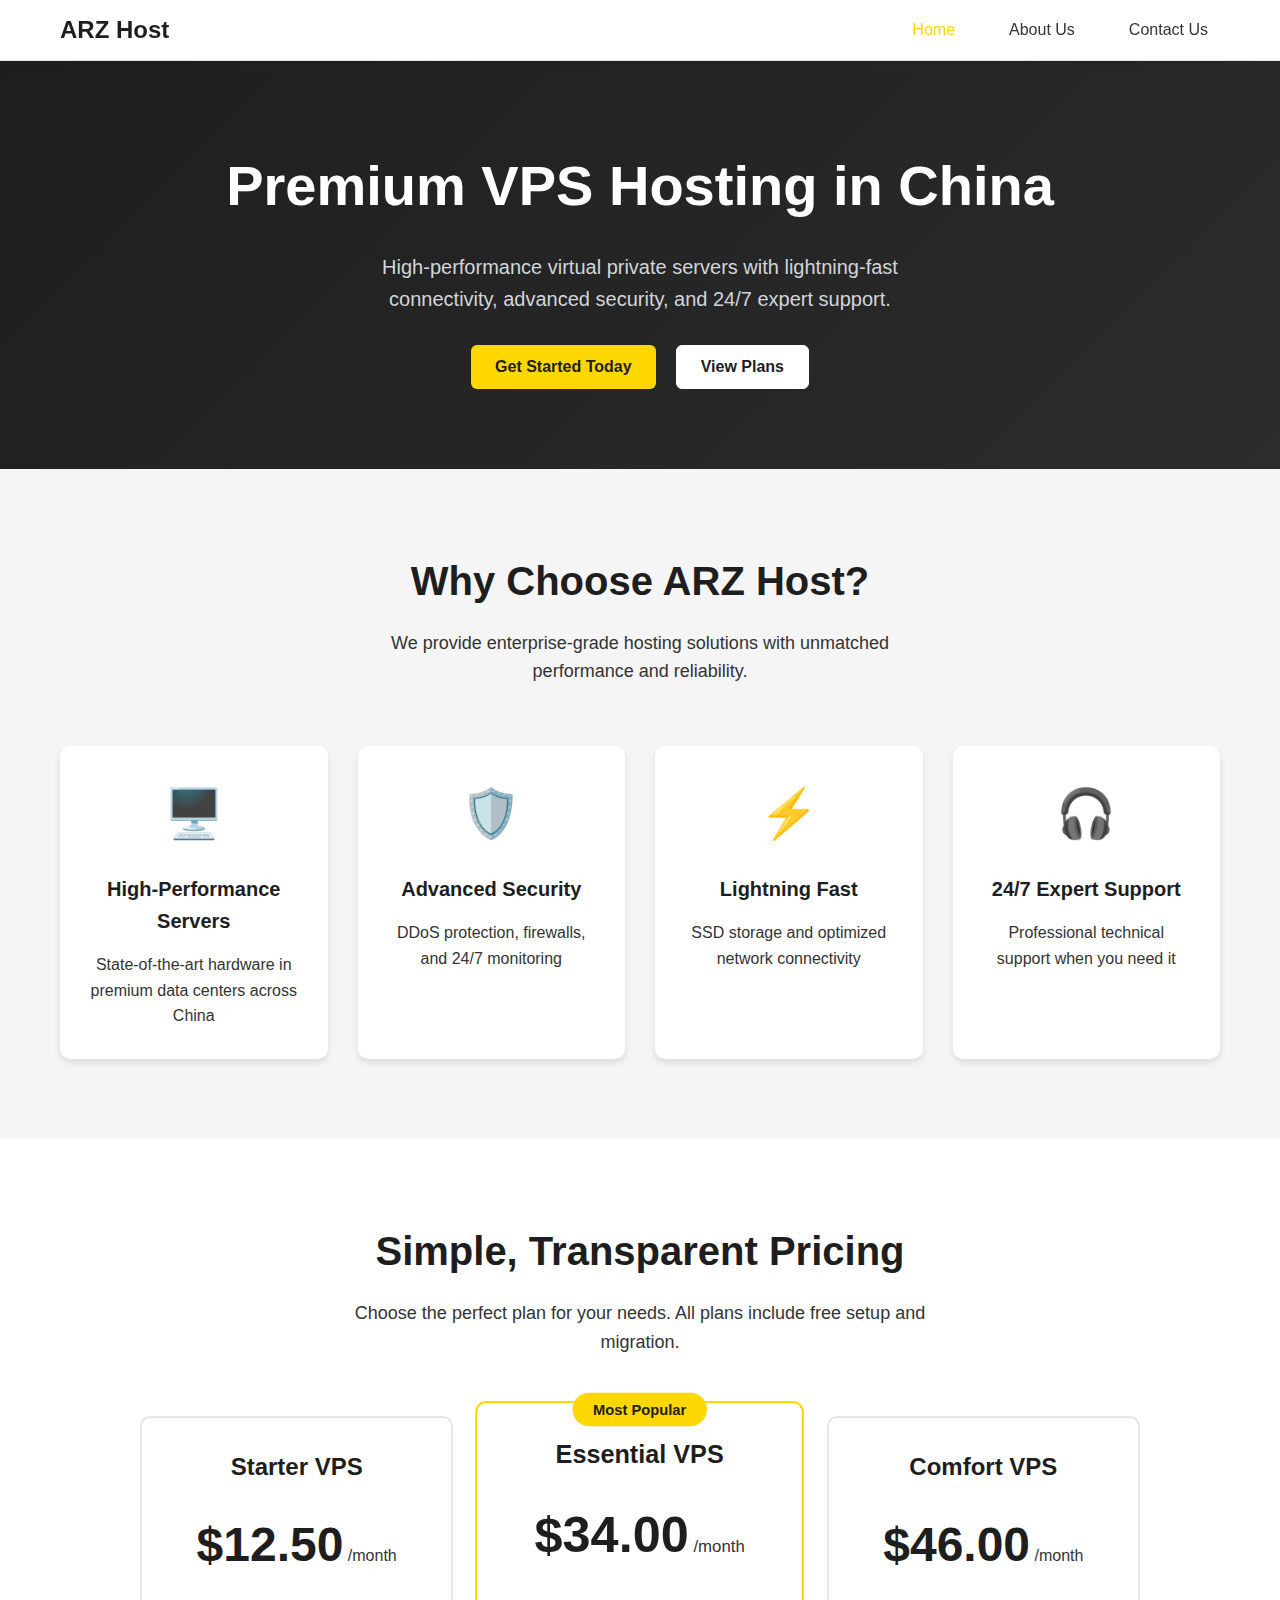
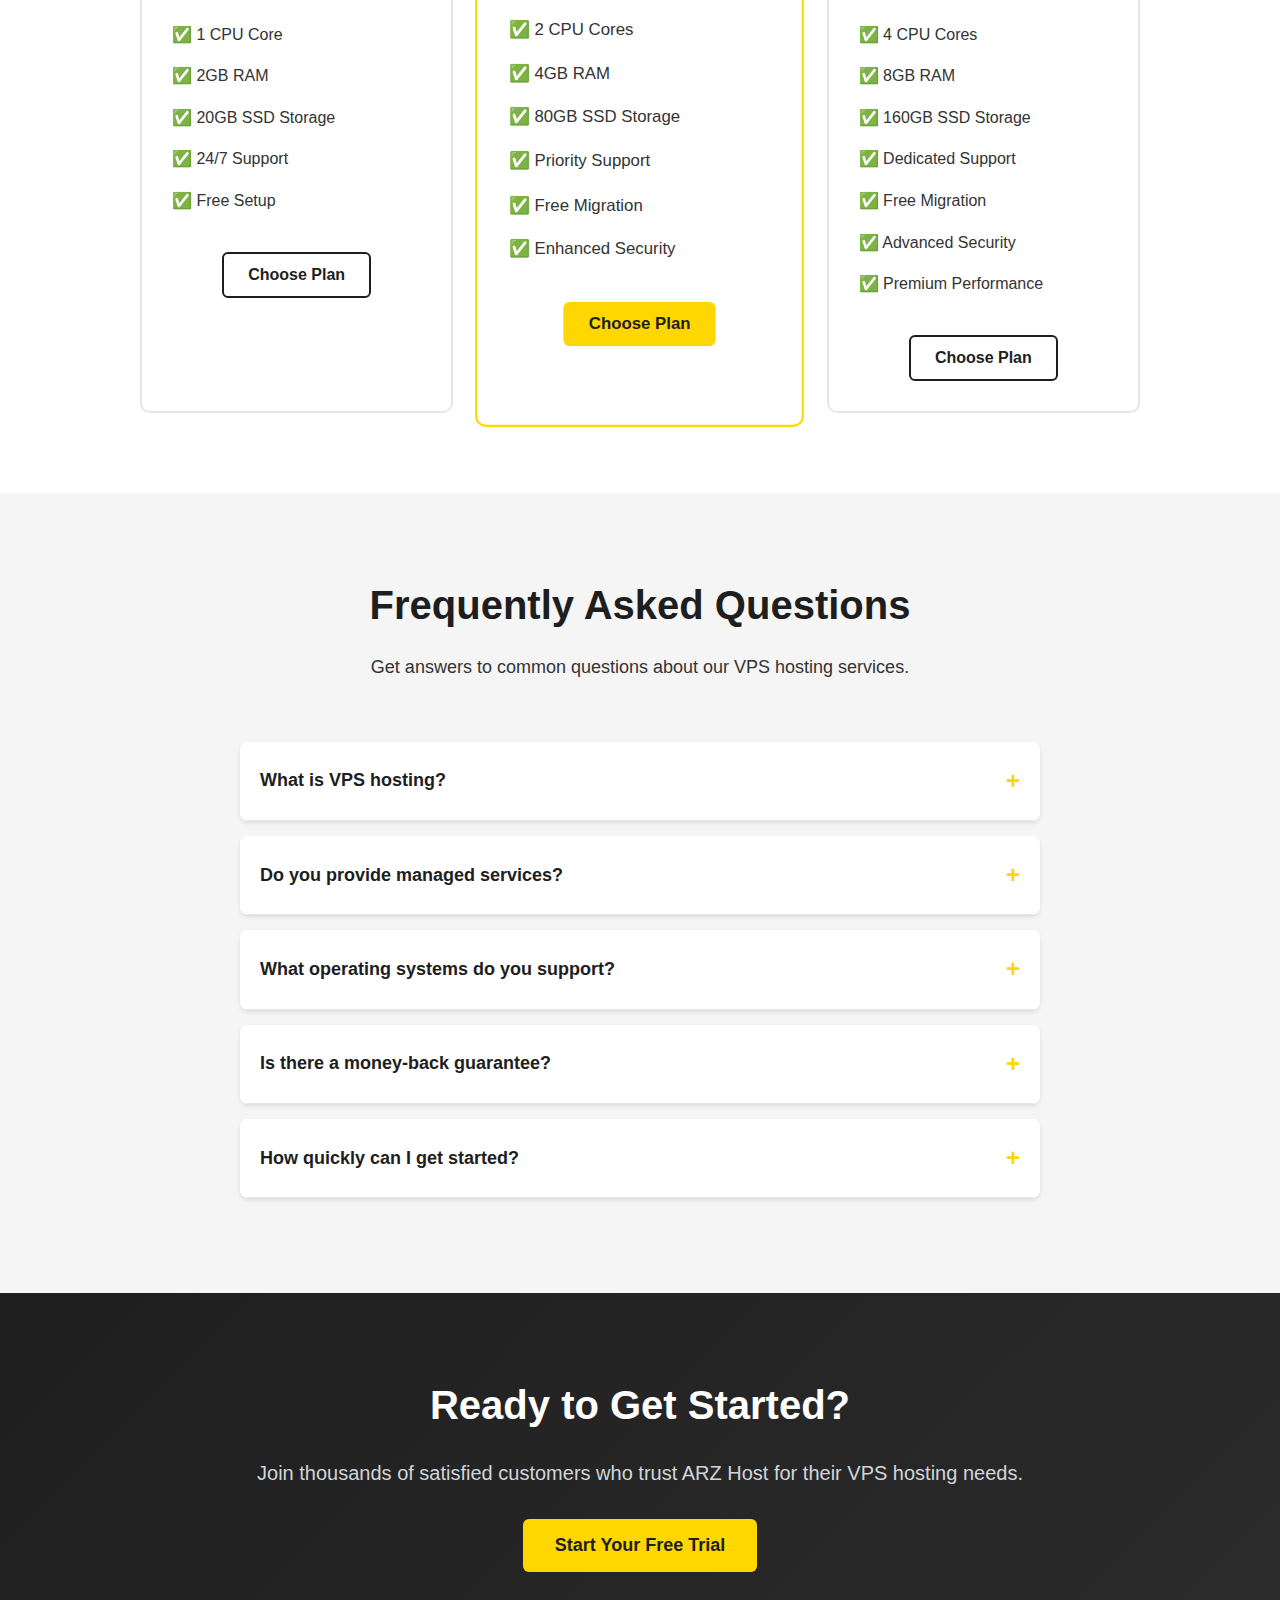
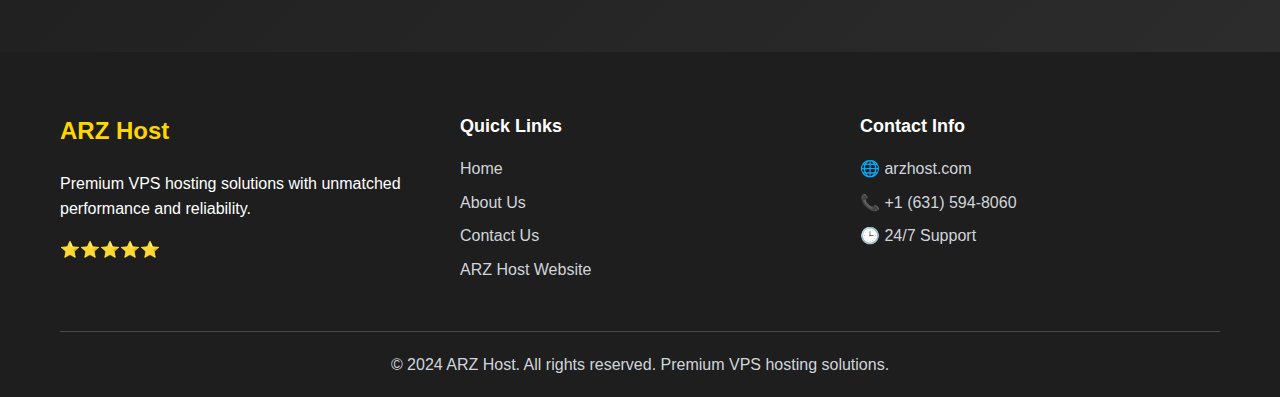
<file: index.html>
<!doctype html>
<html lang="en">
  <head>
    <meta charset="UTF-8" />
    <meta name="viewport" content="width=device-width, initial-scale=1.0" />
    <title>ARZ Host - Premium VPS Hosting in China</title>
    <link rel="stylesheet" href="styles.css" />
  </head>
  <body>
    <!-- Navigation -->
    <nav class="navbar">
      <div class="nav-container">
        <div class="nav-logo">
          <h1>ARZ Host</h1>
        </div>
        <div class="nav-menu" id="nav-menu">
          <a href="index.html" class="nav-link active">Home</a>
          <a href="about.html" class="nav-link">About Us</a>
          <a href="contact.html" class="nav-link">Contact Us</a>
        </div>
        <div class="hamburger" id="hamburger">
          <span class="bar"></span>
          <span class="bar"></span>
          <span class="bar"></span>
        </div>
      </div>
    </nav>

    <!-- Hero Section -->
    <section class="hero">
      <div class="container">
        <div class="hero-content">
          <h2>Premium VPS Hosting in China</h2>
          <p>
            High-performance virtual private servers with lightning-fast
            connectivity, advanced security, and 24/7 expert support.
          </p>
          <div class="hero-buttons">
            <button class="btn btn-primary">Get Started Today</button>
            <button class="btn btn-secondary">View Plans</button>
          </div>
        </div>
      </div>
    </section>

    <!-- Features Section -->
    <section class="features">
      <div class="container">
        <div class="section-header">
          <h3>Why Choose ARZ Host?</h3>
          <p>
            We provide enterprise-grade hosting solutions with unmatched
            performance and reliability.
          </p>
        </div>
        <div class="features-grid">
          <div class="feature-card">
            <div class="feature-icon">🖥️</div>
            <h4>High-Performance Servers</h4>
            <p>
              State-of-the-art hardware in premium data centers across China
            </p>
          </div>
          <div class="feature-card">
            <div class="feature-icon">🛡️</div>
            <h4>Advanced Security</h4>
            <p>DDoS protection, firewalls, and 24/7 monitoring</p>
          </div>
          <div class="feature-card">
            <div class="feature-icon">⚡</div>
            <h4>Lightning Fast</h4>
            <p>SSD storage and optimized network connectivity</p>
          </div>
          <div class="feature-card">
            <div class="feature-icon">🎧</div>
            <h4>24/7 Expert Support</h4>
            <p>Professional technical support when you need it</p>
          </div>
        </div>
      </div>
    </section>

    <!-- Pricing Section -->
    <section class="pricing">
      <div class="container">
        <div class="section-header">
          <h3>Simple, Transparent Pricing</h3>
          <p>
            Choose the perfect plan for your needs. All plans include free setup
            and migration.
          </p>
        </div>
        <div class="pricing-grid">
          <div class="pricing-card">
            <div class="pricing-header">
              <h4>Starter VPS</h4>
              <div class="price">
                <span class="amount">$12.50</span>
                <span class="period">/month</span>
              </div>
            </div>
            <ul class="features-list">
              <li>✅ 1 CPU Core</li>
              <li>✅ 2GB RAM</li>
              <li>✅ 20GB SSD Storage</li>
              <li>✅ 24/7 Support</li>
              <li>✅ Free Setup</li>
            </ul>
            <button class="btn btn-outline">Choose Plan</button>
          </div>

          <div class="pricing-card popular">
            <div class="popular-badge">Most Popular</div>
            <div class="pricing-header">
              <h4>Essential VPS</h4>
              <div class="price">
                <span class="amount">$34.00</span>
                <span class="period">/month</span>
              </div>
            </div>
            <ul class="features-list">
              <li>✅ 2 CPU Cores</li>
              <li>✅ 4GB RAM</li>
              <li>✅ 80GB SSD Storage</li>
              <li>✅ Priority Support</li>
              <li>✅ Free Migration</li>
              <li>✅ Enhanced Security</li>
            </ul>
            <button class="btn btn-primary">Choose Plan</button>
          </div>

          <div class="pricing-card">
            <div class="pricing-header">
              <h4>Comfort VPS</h4>
              <div class="price">
                <span class="amount">$46.00</span>
                <span class="period">/month</span>
              </div>
            </div>
            <ul class="features-list">
              <li>✅ 4 CPU Cores</li>
              <li>✅ 8GB RAM</li>
              <li>✅ 160GB SSD Storage</li>
              <li>✅ Dedicated Support</li>
              <li>✅ Free Migration</li>
              <li>✅ Advanced Security</li>
              <li>✅ Premium Performance</li>
            </ul>
            <button class="btn btn-outline">Choose Plan</button>
          </div>
        </div>
      </div>
    </section>

    <!-- FAQ Section -->
    <section class="faq">
      <div class="container">
        <div class="section-header">
          <h3>Frequently Asked Questions</h3>
          <p>Get answers to common questions about our VPS hosting services.</p>
        </div>
        <div class="faq-container">
          <div class="faq-item">
            <div class="faq-question" onclick="toggleFAQ(this)">
              <h4>What is VPS hosting?</h4>
              <span class="faq-toggle">+</span>
            </div>
            <div class="faq-answer">
              <p>
                VPS (Virtual Private Server) hosting provides dedicated
                resources within a shared environment, offering better
                performance and control than shared hosting.
              </p>
            </div>
          </div>
          <div class="faq-item">
            <div class="faq-question" onclick="toggleFAQ(this)">
              <h4>Do you provide managed services?</h4>
              <span class="faq-toggle">+</span>
            </div>
            <div class="faq-answer">
              <p>
                Yes, we offer fully managed VPS services including server
                maintenance, security updates, and technical support.
              </p>
            </div>
          </div>
          <div class="faq-item">
            <div class="faq-question" onclick="toggleFAQ(this)">
              <h4>What operating systems do you support?</h4>
              <span class="faq-toggle">+</span>
            </div>
            <div class="faq-answer">
              <p>
                We support various Linux distributions including Ubuntu, CentOS,
                Debian, and Windows Server.
              </p>
            </div>
          </div>
          <div class="faq-item">
            <div class="faq-question" onclick="toggleFAQ(this)">
              <h4>Is there a money-back guarantee?</h4>
              <span class="faq-toggle">+</span>
            </div>
            <div class="faq-answer">
              <p>
                Yes, we offer a 30-day money-back guarantee for all new
                customers.
              </p>
            </div>
          </div>
          <div class="faq-item">
            <div class="faq-question" onclick="toggleFAQ(this)">
              <h4>How quickly can I get started?</h4>
              <span class="faq-toggle">+</span>
            </div>
            <div class="faq-answer">
              <p>
                Your VPS will be provisioned and ready within 24 hours of
                payment confirmation.
              </p>
            </div>
          </div>
        </div>
      </div>
    </section>

    <!-- CTA Section -->
    <section class="cta">
      <div class="container">
        <div class="cta-content">
          <h3>Ready to Get Started?</h3>
          <p>
            Join thousands of satisfied customers who trust ARZ Host for their
            VPS hosting needs.
          </p>
          <button class="btn btn-primary btn-large">
            Start Your Free Trial
          </button>
        </div>
      </div>
    </section>

    <!-- Footer -->
    <footer class="footer">
      <div class="container">
        <div class="footer-content">
          <div class="footer-section">
            <h4>ARZ Host</h4>
            <p>
              Premium VPS hosting solutions with unmatched performance and
              reliability.
            </p>
            <div class="rating">
              <span>⭐⭐⭐⭐⭐</span>
            </div>
          </div>
          <div class="footer-section">
            <h5>Quick Links</h5>
            <ul>
              <li><a href="index.html">Home</a></li>
              <li><a href="about.html">About Us</a></li>
              <li><a href="contact.html">Contact Us</a></li>
              <li>
                <a href="https://arzhost.com" target="_blank"
                  >ARZ Host Website</a
                >
              </li>
            </ul>
          </div>
          <div class="footer-section">
            <h5>Contact Info</h5>
            <div class="contact-info">
              <p>🌐 arzhost.com</p>
              <p>📞 +1 (631) 594-8060</p>
              <p>🕒 24/7 Support</p>
            </div>
          </div>
        </div>
        <div class="footer-bottom">
          <p>
            &copy; 2024 ARZ Host. All rights reserved. Premium VPS hosting
            solutions.
          </p>
        </div>
      </div>
    </footer>

    <script src="script.js"></script>
  </body>
</html>
</file>
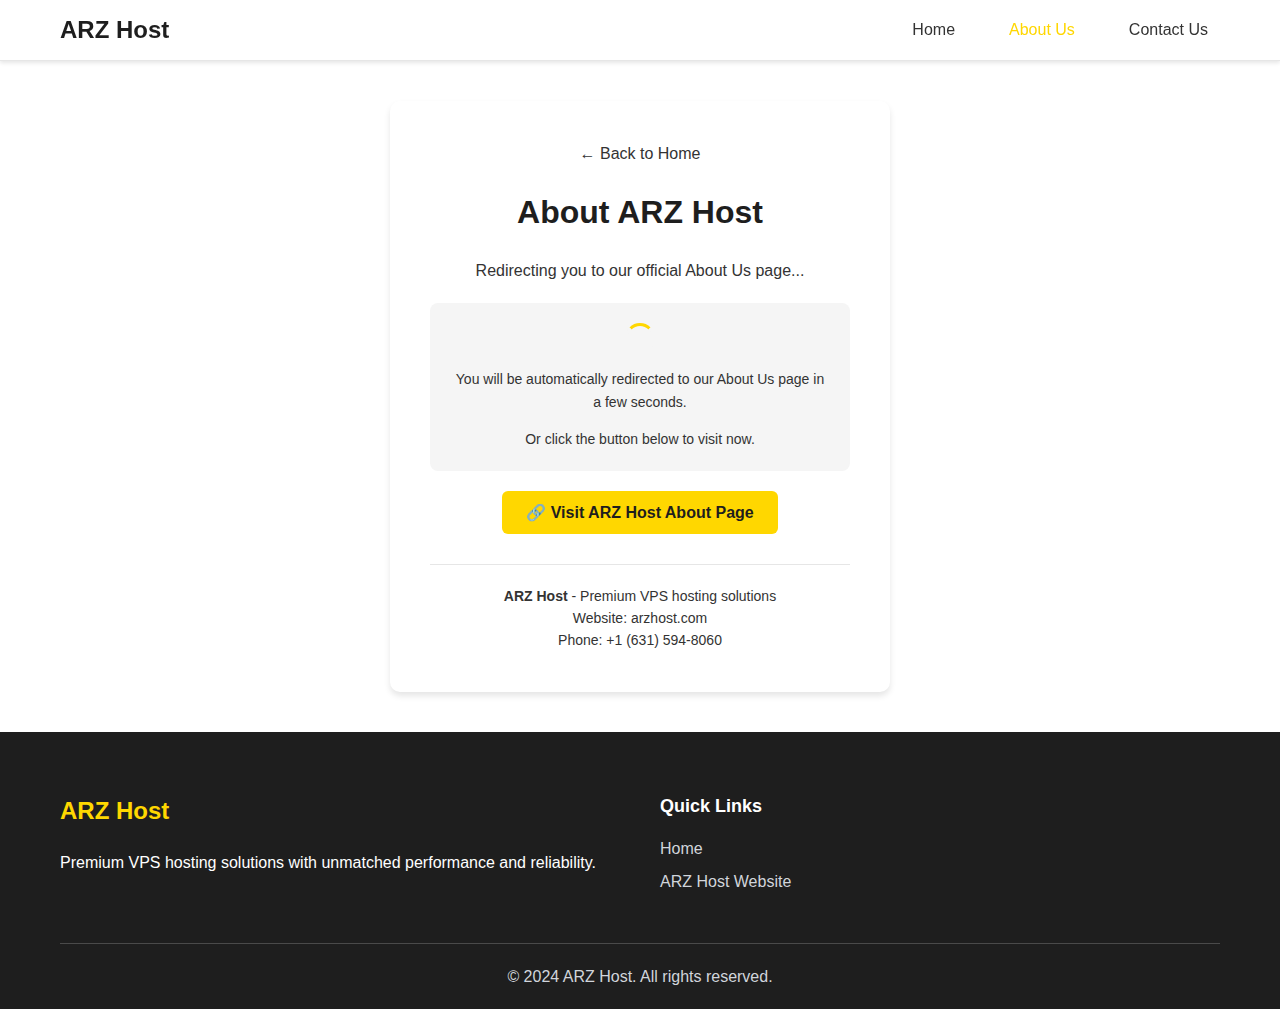
<file: about.html>
<!doctype html>
<html lang="en">
  <head>
    <meta charset="UTF-8" />
    <meta name="viewport" content="width=device-width, initial-scale=1.0" />
    <title>About Us - ARZ Host</title>
    <link rel="stylesheet" href="styles.css" />
    <style>
      .redirect-container {
        min-height: 70vh;
        display: flex;
        align-items: center;
        justify-content: center;
        text-align: center;
        padding: 40px 20px;
      }

      .redirect-card {
        background: white;
        padding: 40px;
        border-radius: 10px;
        box-shadow: 0 4px 6px rgba(0, 0, 0, 0.1);
        max-width: 500px;
        width: 100%;
      }

      .redirect-info {
        background: var(--secondary-color);
        padding: 20px;
        border-radius: 8px;
        margin: 20px 0;
      }

      .spinner {
        border: 3px solid var(--secondary-color);
        border-top: 3px solid var(--accent-color);
        border-radius: 50%;
        width: 30px;
        height: 30px;
        animation: spin 1s linear infinite;
        margin: 0 auto 15px;
      }

      @keyframes spin {
        0% {
          transform: rotate(0deg);
        }
        100% {
          transform: rotate(360deg);
        }
      }

      .back-link {
        display: inline-flex;
        align-items: center;
        color: var(--text-color);
        text-decoration: none;
        margin-bottom: 20px;
        transition: color 0.3s ease;
      }

      .back-link:hover {
        color: var(--accent-color);
      }
    </style>
  </head>
  <body>
    <!-- Navigation -->
    <nav class="navbar">
      <div class="nav-container">
        <div class="nav-logo">
          <h1>ARZ Host</h1>
        </div>
        <div class="nav-menu">
          <a href="index.html" class="nav-link">Home</a>
          <a href="about.html" class="nav-link active">About Us</a>
          <a href="contact.html" class="nav-link">Contact Us</a>
        </div>
      </div>
    </nav>

    <!-- Main Content -->
    <div class="redirect-container">
      <div class="redirect-card">
        <a href="index.html" class="back-link"> ← Back to Home </a>
        <h1 style="color: var(--primary-color); margin-bottom: 20px">
          About ARZ Host
        </h1>
        <p style="color: var(--text-color); margin-bottom: 20px">
          Redirecting you to our official About Us page...
        </p>

        <div class="redirect-info">
          <div class="spinner"></div>
          <p
            style="
              font-size: 14px;
              color: var(--text-color);
              margin-bottom: 15px;
            "
          >
            You will be automatically redirected to our About Us page in a few
            seconds.
          </p>
          <p style="font-size: 14px; color: var(--text-color)">
            Or click the button below to visit now.
          </p>
        </div>

        <button
          class="btn btn-primary"
          onclick="window.open('https://arzhost.com/about', '_blank')"
        >
          🔗 Visit ARZ Host About Page
        </button>

        <div
          style="
            margin-top: 30px;
            padding-top: 20px;
            border-top: 1px solid var(--border-color);
          "
        >
          <p style="font-size: 14px; color: var(--text-color)">
            <strong>ARZ Host</strong> - Premium VPS hosting solutions<br />
            Website: arzhost.com<br />
            Phone: +1 (631) 594-8060
          </p>
        </div>
      </div>
    </div>

    <!-- Footer -->
    <footer class="footer">
      <div class="container">
        <div class="footer-content">
          <div class="footer-section">
            <h4>ARZ Host</h4>
            <p>
              Premium VPS hosting solutions with unmatched performance and
              reliability.
            </p>
          </div>
          <div class="footer-section">
            <h5>Quick Links</h5>
            <ul>
              <li><a href="index.html">Home</a></li>
              <li>
                <a href="https://arzhost.com" target="_blank"
                  >ARZ Host Website</a
                >
              </li>
            </ul>
          </div>
        </div>
        <div class="footer-bottom">
          <p>&copy; 2024 ARZ Host. All rights reserved.</p>
        </div>
      </div>
    </footer>

    <script>
      // Auto redirect after 3 seconds
      setTimeout(() => {
        window.open("https://arzhost.com/about", "_blank");
      }, 3000);
    </script>
  </body>
</html>
</file>
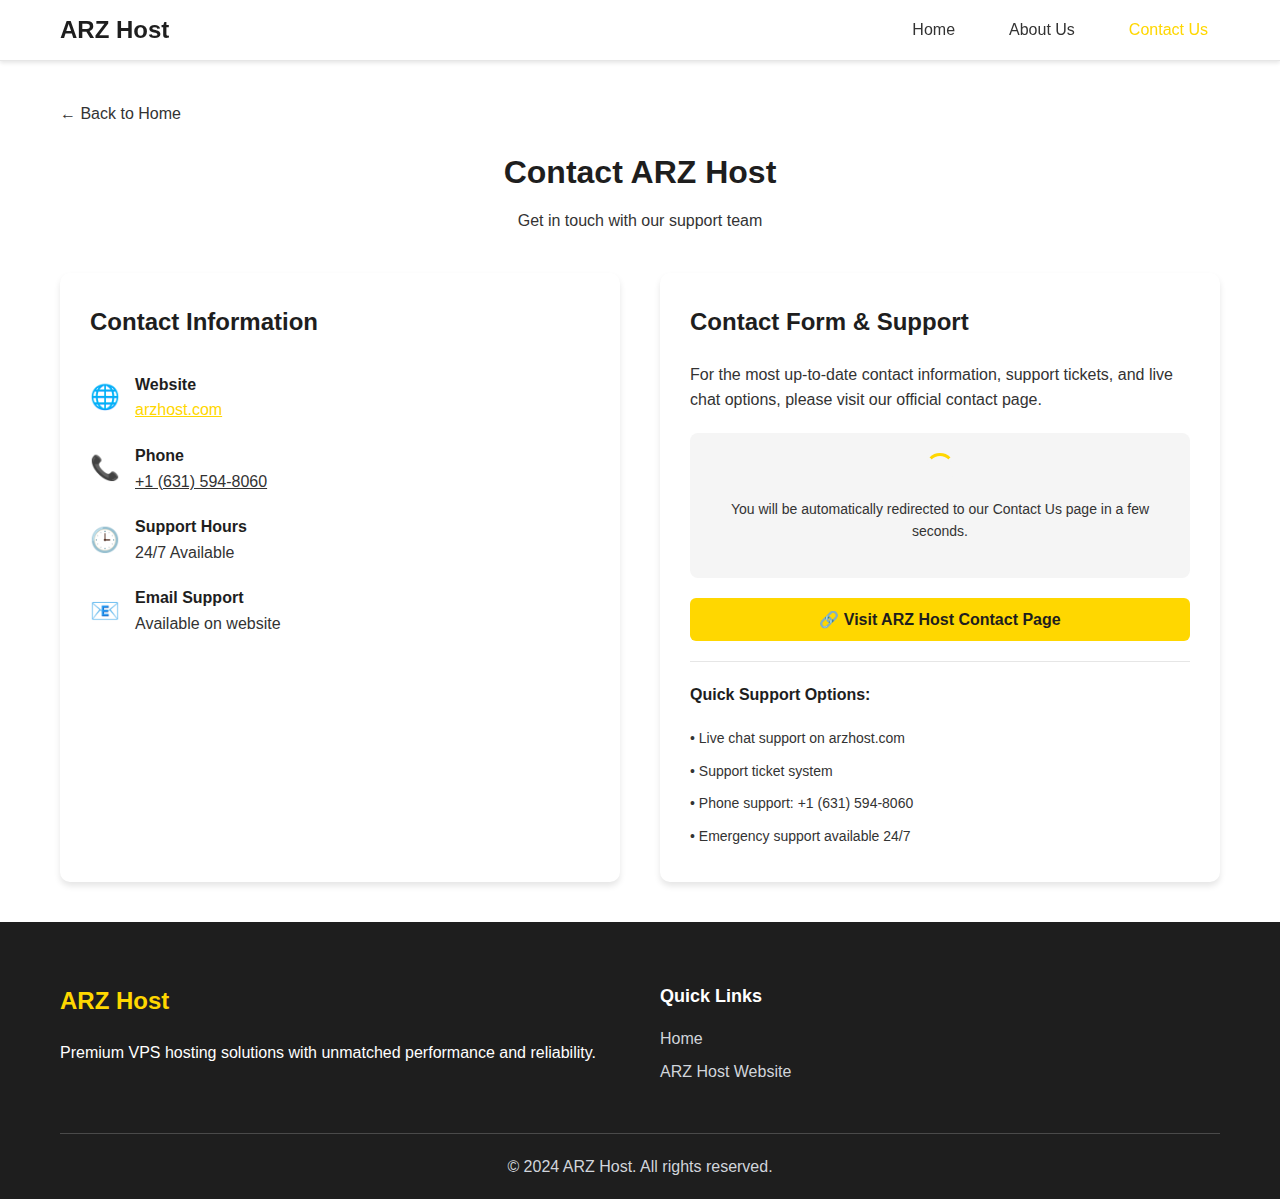
<file: contact.html>
<!doctype html>
<html lang="en">
  <head>
    <meta charset="UTF-8" />
    <meta name="viewport" content="width=device-width, initial-scale=1.0" />
    <title>Contact Us - ARZ Host</title>
    <link rel="stylesheet" href="styles.css" />
    <style>
      .contact-container {
        padding: 40px 0;
        min-height: 70vh;
      }

      .contact-grid {
        display: grid;
        grid-template-columns: 1fr 1fr;
        gap: 40px;
        margin-top: 40px;
      }

      .contact-card {
        background: white;
        padding: 30px;
        border-radius: 10px;
        box-shadow: 0 4px 6px rgba(0, 0, 0, 0.1);
      }

      .contact-info-item {
        display: flex;
        align-items: center;
        margin-bottom: 20px;
      }

      .contact-icon {
        font-size: 24px;
        margin-right: 15px;
        color: var(--accent-color);
      }

      .redirect-info {
        background: var(--secondary-color);
        padding: 20px;
        border-radius: 8px;
        margin: 20px 0;
        text-align: center;
      }

      .spinner {
        border: 3px solid var(--secondary-color);
        border-top: 3px solid var(--accent-color);
        border-radius: 50%;
        width: 30px;
        height: 30px;
        animation: spin 1s linear infinite;
        margin: 0 auto 15px;
      }

      @keyframes spin {
        0% {
          transform: rotate(0deg);
        }
        100% {
          transform: rotate(360deg);
        }
      }

      .back-link {
        display: inline-flex;
        align-items: center;
        color: var(--text-color);
        text-decoration: none;
        margin-bottom: 20px;
        transition: color 0.3s ease;
      }

      .back-link:hover {
        color: var(--accent-color);
      }

      .support-list {
        list-style: none;
        padding-left: 0;
      }

      .support-list li {
        padding: 5px 0;
        color: var(--text-color);
        font-size: 14px;
      }

      @media (max-width: 768px) {
        .contact-grid {
          grid-template-columns: 1fr;
        }
      }
    </style>
  </head>
  <body>
    <!-- Navigation -->
    <nav class="navbar">
      <div class="nav-container">
        <div class="nav-logo">
          <h1>ARZ Host</h1>
        </div>
        <div class="nav-menu">
          <a href="index.html" class="nav-link">Home</a>
          <a href="about.html" class="nav-link">About Us</a>
          <a href="contact.html" class="nav-link active">Contact Us</a>
        </div>
      </div>
    </nav>

    <!-- Main Content -->
    <div class="contact-container">
      <div class="container">
        <a href="index.html" class="back-link"> ← Back to Home </a>
        <h1
          style="
            color: var(--primary-color);
            margin-bottom: 10px;
            text-align: center;
          "
        >
          Contact ARZ Host
        </h1>
        <p
          style="
            color: var(--text-color);
            text-align: center;
            margin-bottom: 40px;
          "
        >
          Get in touch with our support team
        </p>

        <div class="contact-grid">
          <!-- Contact Information -->
          <div class="contact-card">
            <h2 style="color: var(--primary-color); margin-bottom: 30px">
              Contact Information
            </h2>

            <div class="contact-info-item">
              <div class="contact-icon">🌐</div>
              <div>
                <p style="font-weight: bold; color: var(--primary-color)">
                  Website
                </p>
                <a
                  href="https://arzhost.com"
                  target="_blank"
                  style="color: var(--accent-color)"
                  >arzhost.com</a
                >
              </div>
            </div>

            <div class="contact-info-item">
              <div class="contact-icon">📞</div>
              <div>
                <p style="font-weight: bold; color: var(--primary-color)">
                  Phone
                </p>
                <a href="tel:+16315948060" style="color: var(--text-color)"
                  >+1 (631) 594-8060</a
                >
              </div>
            </div>

            <div class="contact-info-item">
              <div class="contact-icon">🕒</div>
              <div>
                <p style="font-weight: bold; color: var(--primary-color)">
                  Support Hours
                </p>
                <p style="color: var(--text-color)">24/7 Available</p>
              </div>
            </div>

            <div class="contact-info-item">
              <div class="contact-icon">📧</div>
              <div>
                <p style="font-weight: bold; color: var(--primary-color)">
                  Email Support
                </p>
                <p style="color: var(--text-color)">Available on website</p>
              </div>
            </div>
          </div>

          <!-- Redirect Notice -->
          <div class="contact-card">
            <h2 style="color: var(--primary-color); margin-bottom: 20px">
              Contact Form & Support
            </h2>
            <p style="color: var(--text-color); margin-bottom: 20px">
              For the most up-to-date contact information, support tickets, and
              live chat options, please visit our official contact page.
            </p>

            <div class="redirect-info">
              <div class="spinner"></div>
              <p
                style="
                  font-size: 14px;
                  color: var(--text-color);
                  margin-bottom: 15px;
                "
              >
                You will be automatically redirected to our Contact Us page in a
                few seconds.
              </p>
            </div>

            <button
              class="btn btn-primary"
              style="width: 100%; margin-bottom: 20px"
              onclick="window.open('https://arzhost.com/contact', '_blank')"
            >
              🔗 Visit ARZ Host Contact Page
            </button>

            <div
              style="
                border-top: 1px solid var(--border-color);
                padding-top: 20px;
              "
            >
              <h4 style="color: var(--primary-color); margin-bottom: 15px">
                Quick Support Options:
              </h4>
              <ul class="support-list">
                <li>• Live chat support on arzhost.com</li>
                <li>• Support ticket system</li>
                <li>• Phone support: +1 (631) 594-8060</li>
                <li>• Emergency support available 24/7</li>
              </ul>
            </div>
          </div>
        </div>
      </div>
    </div>

    <!-- Footer -->
    <footer class="footer">
      <div class="container">
        <div class="footer-content">
          <div class="footer-section">
            <h4>ARZ Host</h4>
            <p>
              Premium VPS hosting solutions with unmatched performance and
              reliability.
            </p>
          </div>
          <div class="footer-section">
            <h5>Quick Links</h5>
            <ul>
              <li><a href="index.html">Home</a></li>
              <li>
                <a href="https://arzhost.com" target="_blank"
                  >ARZ Host Website</a
                >
              </li>
            </ul>
          </div>
        </div>
        <div class="footer-bottom">
          <p>&copy; 2024 ARZ Host. All rights reserved.</p>
        </div>
      </div>
    </footer>

    <script>
      // Auto redirect after 3 seconds
      setTimeout(() => {
        window.open("https://arzhost.com/contact", "_blank");
      }, 3000);
    </script>
  </body>
</html>
</file>
<file: styles.css>
/* ARZ Host Website Styles */

* {
  margin: 0;
  padding: 0;
  box-sizing: border-box;
}

:root {
  --primary-color: #1e1e1e; /* Charcoal */
  --secondary-color: #f5f5f5; /* Light Gray */
  --accent-color: #ffd700; /* Gold */
  --background-color: #ffffff; /* White */
  --text-color: #333333; /* Dark Gray */
  --border-color: #e6e6e6;
}

body {
  font-family: "Arial", sans-serif;
  line-height: 1.6;
  color: var(--text-color);
  background-color: var(--background-color);
}

.container {
  max-width: 1200px;
  margin: 0 auto;
  padding: 0 20px;
}

/* Navigation */
.navbar {
  background: var(--background-color);
  box-shadow: 0 2px 4px rgba(0, 0, 0, 0.1);
  border-bottom: 1px solid var(--border-color);
  position: sticky;
  top: 0;
  z-index: 1000;
}

.nav-container {
  max-width: 1200px;
  margin: 0 auto;
  padding: 0 20px;
  display: flex;
  justify-content: space-between;
  align-items: center;
  height: 60px;
}

.nav-logo h1 {
  color: var(--primary-color);
  font-size: 24px;
  font-weight: bold;
}

.nav-menu {
  display: flex;
  gap: 30px;
}

.nav-link {
  color: var(--text-color);
  text-decoration: none;
  font-weight: 500;
  padding: 8px 12px;
  border-radius: 6px;
  transition: color 0.3s ease;
}

.nav-link:hover,
.nav-link.active {
  color: var(--accent-color);
}

.hamburger {
  display: none;
  flex-direction: column;
  cursor: pointer;
}

.bar {
  width: 25px;
  height: 3px;
  background: var(--text-color);
  margin: 3px 0;
  transition: 0.3s;
}

/* Hero Section */
.hero {
  background: linear-gradient(135deg, var(--primary-color), #2c2c2c);
  color: white;
  padding: 80px 0;
  text-align: center;
}

.hero-content h2 {
  font-size: 3.5rem;
  font-weight: bold;
  margin-bottom: 20px;
}

.hero-content p {
  font-size: 1.25rem;
  margin-bottom: 30px;
  color: #d1d5db;
  max-width: 600px;
  margin-left: auto;
  margin-right: auto;
}

.hero-buttons {
  display: flex;
  gap: 20px;
  justify-content: center;
  flex-wrap: wrap;
}

/* Buttons */
.btn {
  padding: 12px 24px;
  border: none;
  border-radius: 6px;
  font-size: 16px;
  font-weight: 600;
  cursor: pointer;
  text-decoration: none;
  display: inline-block;
  transition: all 0.3s ease;
}

.btn-primary {
  background: var(--accent-color);
  color: var(--primary-color);
}

.btn-primary:hover {
  background: #e6c200;
}

.btn-secondary {
  background: white;
  color: var(--primary-color);
  border: 1px solid white;
}

.btn-secondary:hover {
  background: transparent;
  color: white;
}

.btn-outline {
  background: transparent;
  color: var(--primary-color);
  border: 2px solid var(--primary-color);
}

.btn-outline:hover {
  background: var(--primary-color);
  color: white;
}

.btn-large {
  padding: 16px 32px;
  font-size: 18px;
}

/* Features Section */
.features {
  padding: 80px 0;
  background: var(--secondary-color);
}

.section-header {
  text-align: center;
  margin-bottom: 60px;
}

.section-header h3 {
  font-size: 2.5rem;
  color: var(--primary-color);
  margin-bottom: 16px;
}

.section-header p {
  font-size: 1.125rem;
  max-width: 600px;
  margin: 0 auto;
}

.features-grid {
  display: grid;
  grid-template-columns: repeat(auto-fit, minmax(250px, 1fr));
  gap: 30px;
}

.feature-card {
  background: white;
  padding: 30px;
  border-radius: 10px;
  text-align: center;
  box-shadow: 0 4px 6px rgba(0, 0, 0, 0.1);
  transition: transform 0.3s ease;
}

.feature-card:hover {
  transform: translateY(-5px);
}

.feature-icon {
  font-size: 3rem;
  margin-bottom: 20px;
}

.feature-card h4 {
  color: var(--primary-color);
  margin-bottom: 15px;
  font-size: 1.25rem;
}

/* Pricing Section */
.pricing {
  padding: 80px 0;
  background: white;
}

.pricing-grid {
  display: grid;
  grid-template-columns: repeat(auto-fit, minmax(300px, 1fr));
  gap: 30px;
  max-width: 1000px;
  margin: 0 auto;
}

.pricing-card {
  background: white;
  border: 2px solid var(--border-color);
  border-radius: 10px;
  padding: 30px;
  text-align: center;
  position: relative;
  transition: transform 0.3s ease;
}

.pricing-card:hover {
  transform: translateY(-5px);
}

.pricing-card.popular {
  border-color: var(--accent-color);
  transform: scale(1.05);
}

.popular-badge {
  position: absolute;
  top: -10px;
  left: 50%;
  transform: translateX(-50%);
  background: var(--accent-color);
  color: var(--primary-color);
  padding: 5px 20px;
  border-radius: 20px;
  font-size: 14px;
  font-weight: bold;
}

.pricing-header h4 {
  color: var(--primary-color);
  font-size: 1.5rem;
  margin-bottom: 20px;
}

.price {
  margin-bottom: 30px;
}

.amount {
  font-size: 3rem;
  font-weight: bold;
  color: var(--primary-color);
}

.period {
  color: var(--text-color);
  font-size: 1rem;
}

.features-list {
  list-style: none;
  margin-bottom: 30px;
}

.features-list li {
  padding: 8px 0;
  text-align: left;
}

/* FAQ Section */
.faq {
  padding: 80px 0;
  background: var(--secondary-color);
}

.faq-container {
  max-width: 800px;
  margin: 0 auto;
}

.faq-item {
  background: white;
  margin-bottom: 15px;
  border-radius: 8px;
  overflow: hidden;
  box-shadow: 0 2px 4px rgba(0, 0, 0, 0.1);
}

.faq-question {
  padding: 20px;
  background: white;
  cursor: pointer;
  display: flex;
  justify-content: space-between;
  align-items: center;
  border-bottom: 1px solid var(--border-color);
}

.faq-question h4 {
  color: var(--primary-color);
  font-size: 1.125rem;
}

.faq-toggle {
  font-size: 1.5rem;
  color: var(--accent-color);
  font-weight: bold;
  transition: transform 0.3s ease;
}

.faq-item.active .faq-toggle {
  transform: rotate(45deg);
}

.faq-answer {
  padding: 0 20px;
  max-height: 0;
  overflow: hidden;
  transition:
    max-height 0.3s ease,
    padding 0.3s ease;
}

.faq-item.active .faq-answer {
  padding: 20px;
  max-height: 200px;
}

/* CTA Section */
.cta {
  padding: 80px 0;
  background: linear-gradient(135deg, var(--primary-color), #2c2c2c);
  color: white;
  text-align: center;
}

.cta-content h3 {
  font-size: 2.5rem;
  margin-bottom: 20px;
}

.cta-content p {
  font-size: 1.25rem;
  margin-bottom: 30px;
  color: #d1d5db;
}

/* Footer */
.footer {
  background: var(--primary-color);
  color: white;
  padding: 60px 0 20px;
}

.footer-content {
  display: grid;
  grid-template-columns: repeat(auto-fit, minmax(250px, 1fr));
  gap: 40px;
  margin-bottom: 40px;
}

.footer-section h4 {
  color: var(--accent-color);
  margin-bottom: 20px;
  font-size: 1.5rem;
}

.footer-section h5 {
  color: white;
  margin-bottom: 15px;
  font-size: 1.125rem;
}

.footer-section ul {
  list-style: none;
}

.footer-section ul li {
  margin-bottom: 8px;
}

.footer-section a {
  color: #d1d5db;
  text-decoration: none;
  transition: color 0.3s ease;
}

.footer-section a:hover {
  color: var(--accent-color);
}

.contact-info p {
  color: #d1d5db;
  margin-bottom: 8px;
}

.rating {
  margin-top: 15px;
}

.footer-bottom {
  border-top: 1px solid #4a4a4a;
  padding-top: 20px;
  text-align: center;
  color: #d1d5db;
}

/* Responsive Design */
@media (max-width: 768px) {
  .nav-menu {
    position: fixed;
    left: -100%;
    top: 60px;
    flex-direction: column;
    background-color: white;
    width: 100%;
    text-align: center;
    transition: 0.3s;
    box-shadow: 0 10px 27px rgba(0, 0, 0, 0.05);
    padding: 20px 0;
  }

  .nav-menu.active {
    left: 0;
  }

  .hamburger {
    display: flex;
  }

  .hamburger.active .bar:nth-child(2) {
    opacity: 0;
  }

  .hamburger.active .bar:nth-child(1) {
    transform: translateY(8px) rotate(45deg);
  }

  .hamburger.active .bar:nth-child(3) {
    transform: translateY(-8px) rotate(-45deg);
  }

  .hero-content h2 {
    font-size: 2.5rem;
  }

  .hero-buttons {
    flex-direction: column;
    align-items: center;
  }

  .features-grid {
    grid-template-columns: 1fr;
  }

  .pricing-grid {
    grid-template-columns: 1fr;
  }

  .pricing-card.popular {
    transform: none;
  }

  .footer-content {
    grid-template-columns: 1fr;
    text-align: center;
  }
}

@media (max-width: 480px) {
  .container {
    padding: 0 15px;
  }

  .hero {
    padding: 60px 0;
  }

  .hero-content h2 {
    font-size: 2rem;
  }

  .section-header h3 {
    font-size: 2rem;
  }

  .cta-content h3 {
    font-size: 2rem;
  }
}
</file>
